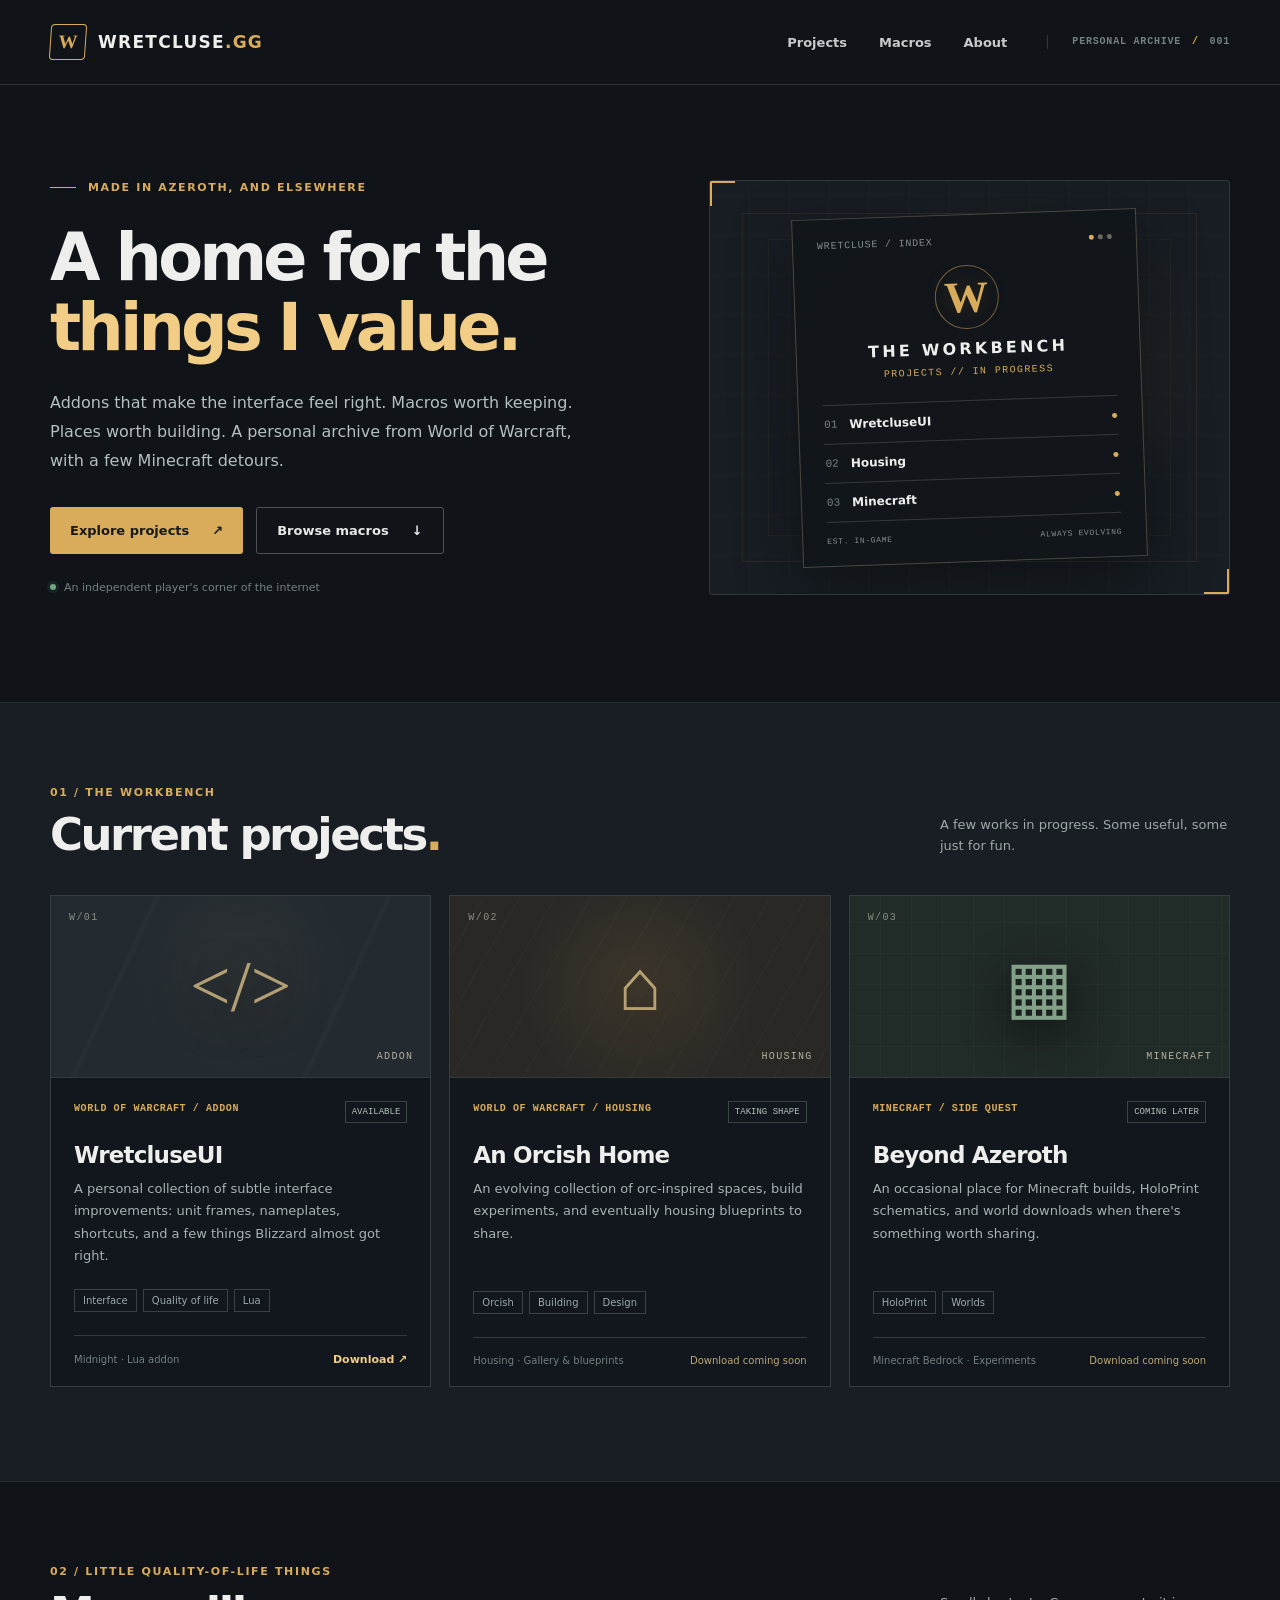
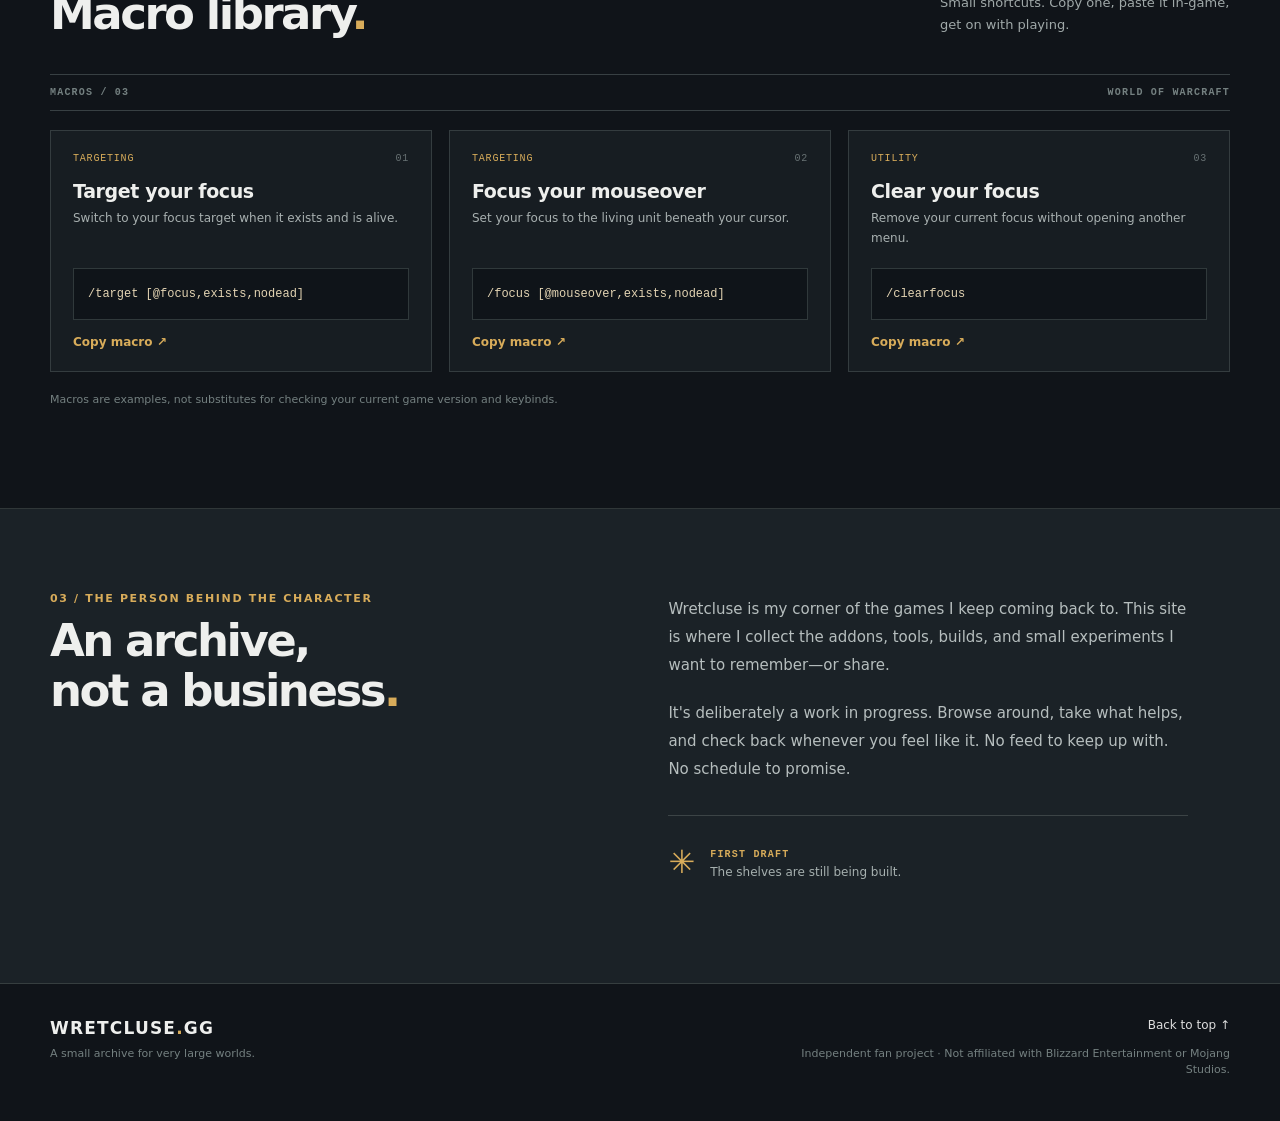
<file: index.html>
<!doctype html>
<html lang="en">
<head>
  <meta charset="utf-8">
  <meta name="viewport" content="width=device-width, initial-scale=1">
  <meta name="theme-color" content="#101419">
  <meta name="description" content="Wretcluse's personal archive of World of Warcraft addons, macros, housing creations, and Minecraft projects.">
  <title>Wretcluse — Projects &amp; Downloads</title>
  <link rel="icon" type="image/svg+xml" href="favicon.svg">
  <link rel="stylesheet" href="styles.css">
  <script src="content.js" defer></script>
  <script src="site.js" defer></script>
</head>
<body>
  <a class="skip-link" href="#main">Skip to content</a>
  <header class="site-header">
    <div class="wrap header-inner">
      <a class="brand" href="#top" aria-label="Wretcluse — home">
        <span class="brand-mark" aria-hidden="true">W</span>
        <span class="brand-wordmark">WRETCLUSE<span class="brand-dot">.</span><span class="brand-domain">GG</span></span>
      </a>
      <nav class="nav" aria-label="Main navigation">
        <a href="#projects">Projects</a>
        <a href="macros/">Macros</a>
        <a href="#about">About</a>
      </nav>
      <span class="edition">PERSONAL ARCHIVE <span class="edition-accent">/</span> 001</span>
    </div>
  </header>

  <main id="main">
    <section id="top" class="hero wrap" aria-labelledby="hero-heading">
      <div class="hero-copy">
        <div class="eyebrow"><span class="eyebrow-rule"></span> MADE IN AZEROTH, AND ELSEWHERE</div>
        <h1 id="hero-heading">A home for the<br><em>things I value.</em></h1>
        <p class="hero-description">Addons that make the interface feel right. Macros worth keeping. Places worth building. A personal archive from World of Warcraft, with a few Minecraft detours.</p>
        <div class="hero-actions">
          <a href="#projects" class="button button-primary">Explore projects <span aria-hidden="true">↗</span></a>
          <a href="macros/" class="button button-ghost">Browse macros <span aria-hidden="true">↓</span></a>
        </div>
        <div class="hero-meta"><span class="live-dot" aria-hidden="true"></span> An independent player's corner of the internet</div>
      </div>
      <div class="hero-art" aria-label="Stylized interface illustration showing a selection of Wretcluse projects">
        <div class="art-runes" aria-hidden="true"></div>
        <div class="hero-panel">
          <div class="panel-topline"><span>WRETCLUSE / INDEX</span><span class="panel-signal"><span></span><span></span><span></span></span></div>
          <div class="panel-glyph" aria-hidden="true">W</div>
          <div class="panel-heading">THE WORKBENCH</div>
          <div class="panel-subheading">PROJECTS // IN PROGRESS</div>
          <div class="panel-entry"><span class="entry-number">01</span><span>WretcluseUI</span><span class="entry-dot" aria-hidden="true"></span></div>
          <div class="panel-entry"><span class="entry-number">02</span><span>Housing</span><span class="entry-dot" aria-hidden="true"></span></div>
          <div class="panel-entry"><span class="entry-number">03</span><span>Minecraft</span><span class="entry-dot" aria-hidden="true"></span></div>
          <div class="panel-bottomline"><span>EST. IN-GAME</span><span>ALWAYS EVOLVING</span></div>
        </div>
        <span class="art-corner art-corner-tl" aria-hidden="true"></span>
        <span class="art-corner art-corner-br" aria-hidden="true"></span>
      </div>
    </section>

    <section id="projects" class="section section-projects" aria-labelledby="projects-heading">
      <div class="wrap">
        <div class="section-head">
          <div><div class="section-kicker">01 / THE WORKBENCH</div><h2 id="projects-heading">Current projects<span class="gold-period">.</span></h2></div>
          <p>A few works in progress. Some useful, some just for fun.</p>
        </div>
        <div id="projects-list" class="project-grid"><p class="empty-message">Loading projects…</p></div>
      </div>
    </section>

    <section id="macros" class="section section-macros" aria-labelledby="macros-heading">
      <div class="wrap">
        <div class="section-head">
          <div><div class="section-kicker">02 / LITTLE QUALITY-OF-LIFE THINGS</div><h2 id="macros-heading">Macro library<span class="gold-period">.</span></h2></div>
          <p>Small shortcuts. Copy one, paste it in-game, get on with playing.</p>
        </div>
        <div class="macro-toolbar"><span id="macro-count">MACROS / —</span><span>WORLD OF WARCRAFT</span></div>
        <div id="macros-list" class="macro-grid"><p class="empty-message">Loading macros…</p></div>
        <p class="small-note">Macros are examples, not substitutes for checking your current game version and keybinds.</p>
      </div>
    </section>

    <section id="about" class="section section-about" aria-labelledby="about-heading">
      <div class="wrap about-grid">
        <div>
          <div class="section-kicker">03 / THE PERSON BEHIND THE CHARACTER</div>
          <h2 id="about-heading">An archive,<br>not a business<span class="gold-period">.</span></h2>
        </div>
        <div class="about-copy">
          <p>Wretcluse is my corner of the games I keep coming back to. This site is where I collect the addons, tools, builds, and small experiments I want to remember—or share.</p>
          <p>It's deliberately a work in progress. Browse around, take what helps, and check back whenever you feel like it. No feed to keep up with. No schedule to promise.</p>
          <div class="about-status"><span class="star" aria-hidden="true">✳</span><span><strong>FIRST DRAFT</strong><br>The shelves are still being built.</span></div>
        </div>
      </div>
    </section>
  </main>

  <footer class="site-footer">
    <div class="wrap footer-inner">
      <div><span class="footer-brand">WRETCLUSE<span class="gold-period">.</span>GG</span><div class="footer-sub">A small archive for very large worlds.</div></div>
      <div class="footer-right"><a href="#top">Back to top ↑</a><span>Independent fan project · Not affiliated with Blizzard Entertainment or Mojang Studios.</span></div>
    </div>
  </footer>
  <div id="copy-announcement" class="sr-only" role="status" aria-live="polite"></div>
</body>
</html>
</file>
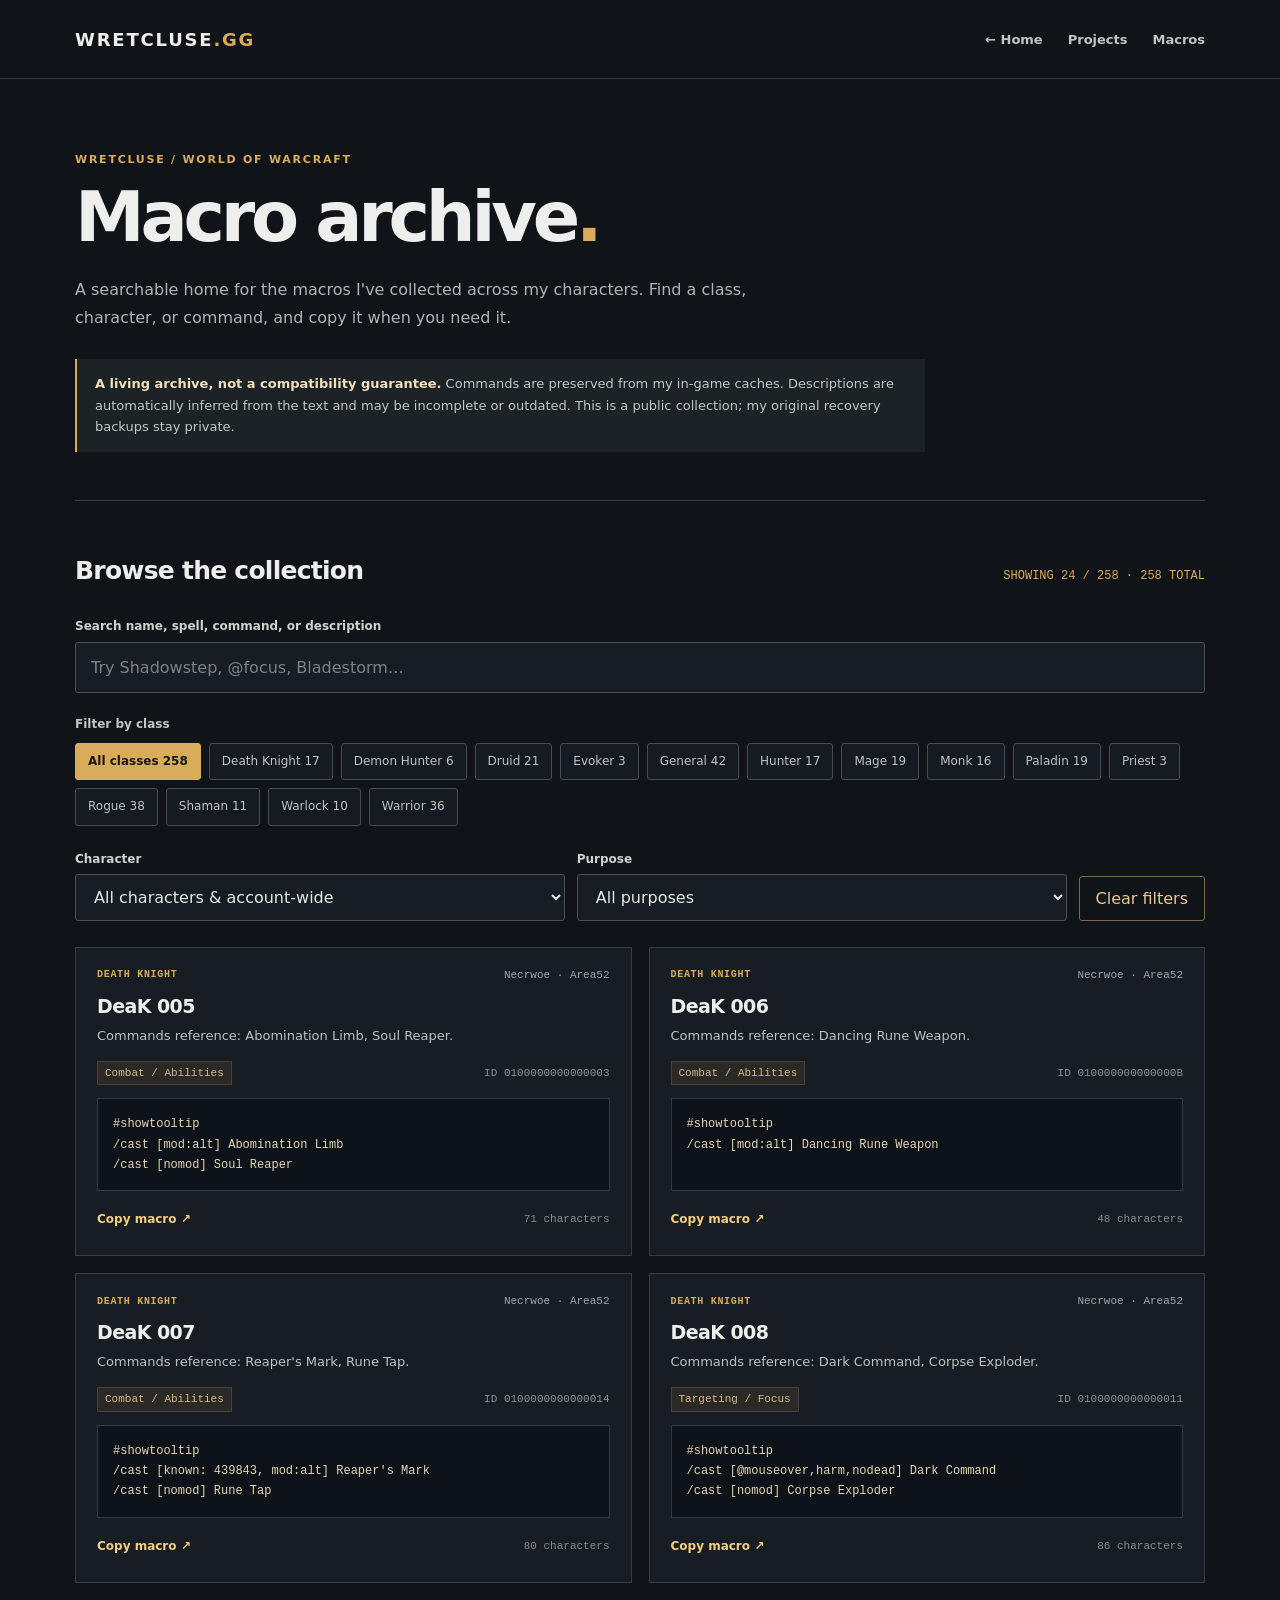
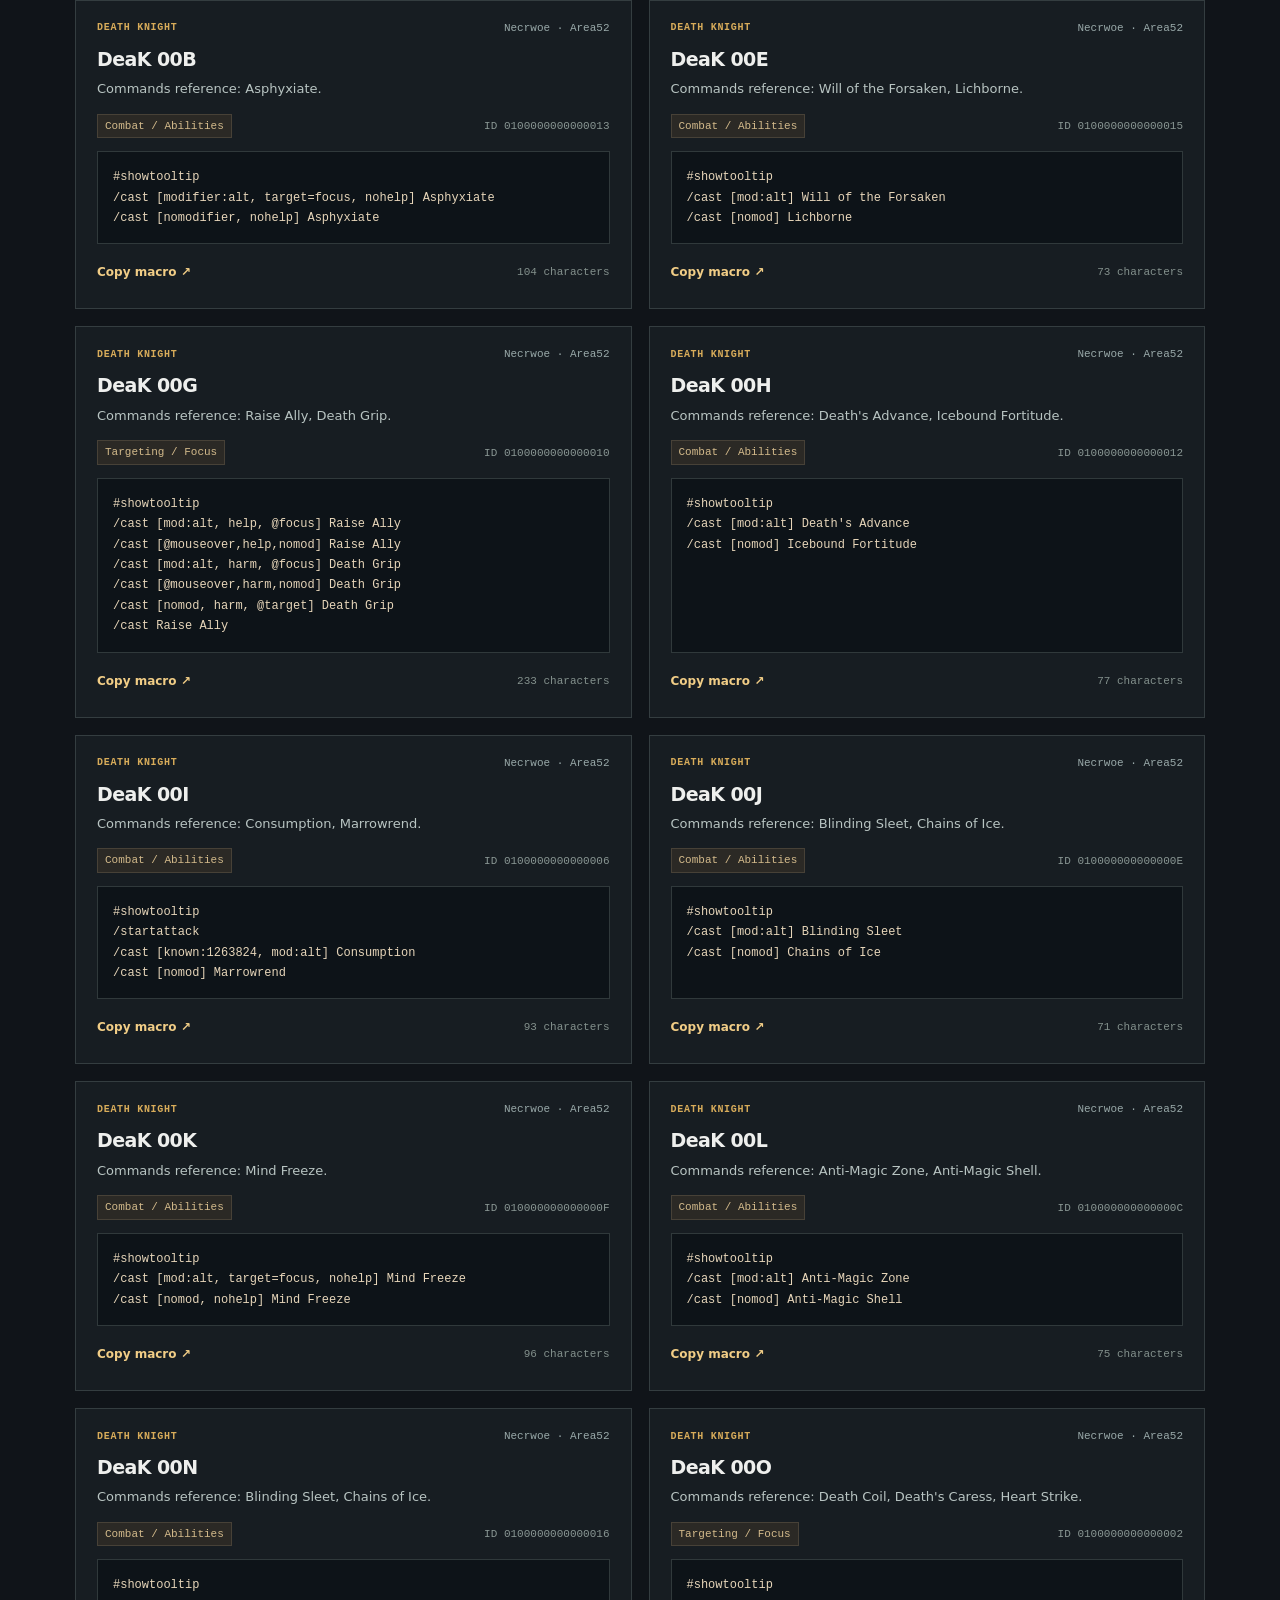
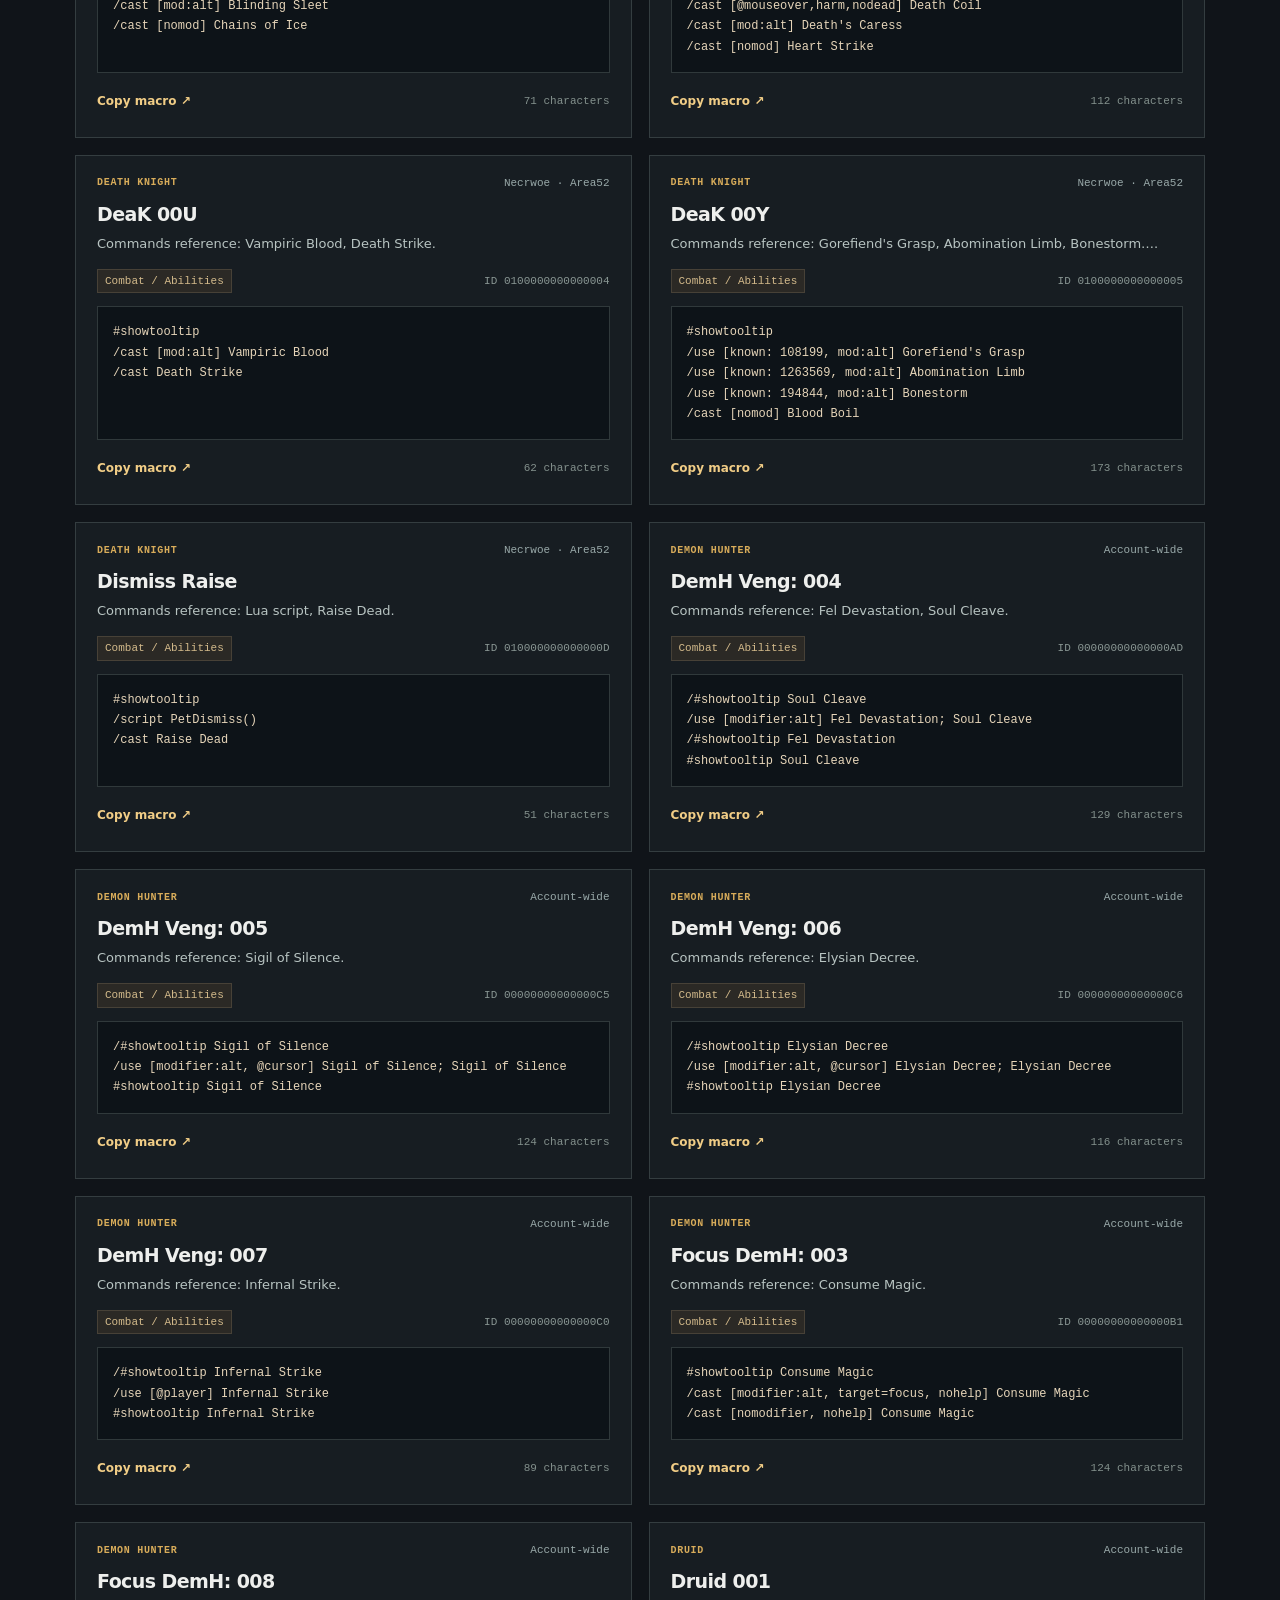
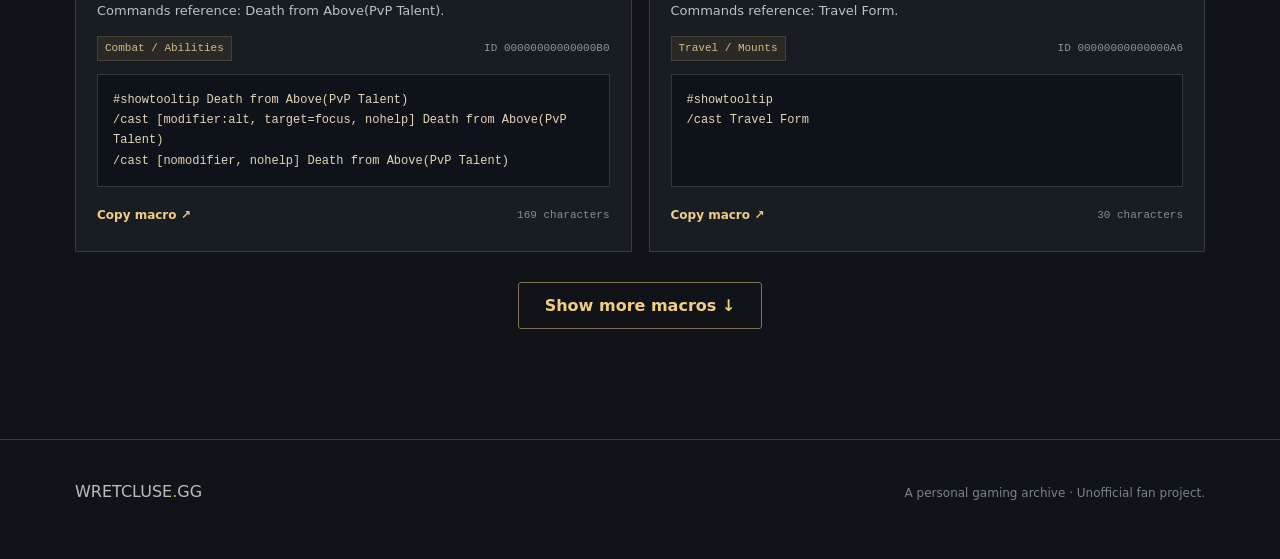
<file: macros/index.html>
<!doctype html>
<html lang="en">
<head>
  <meta charset="utf-8">
  <meta name="viewport" content="width=device-width, initial-scale=1">
  <meta name="theme-color" content="#101419">
  <meta name="description" content="Wretcluse's World of Warcraft macro library — all classes and characters, searchable and copyable.">
  <title>Macro Library — Wretcluse</title>
  <link rel="icon" type="image/svg+xml" href="../favicon.svg">
  <link rel="stylesheet" href="library.css">
  <script src="macro-data.js" defer></script>
  <script src="library.js" defer></script>
</head>
<body>
  <a href="#results" class="skip">Skip to macro results</a>
  <header class="header"><div class="wrap head-row">
    <a class="brand" href="../">WRETCLUSE<span>.GG</span></a>
    <nav aria-label="Site navigation"><a href="../">← Home</a><a href="../#projects">Projects</a><a aria-current="page" href="./">Macros</a></nav>
  </div></header>
  <main class="wrap">
    <section class="intro">
      <div class="eyebrow">WRETCLUSE / WORLD OF WARCRAFT</div>
      <h1>Macro archive<span>.</span></h1>
      <p>A searchable home for the macros I've collected across my characters. Find a class, character, or command, and copy it when you need it.</p>
      <div class="archive-note"><strong>A living archive, not a compatibility guarantee.</strong> Commands are preserved from my in-game caches. Descriptions are automatically inferred from the text and may be incomplete or outdated. This is a public collection; my original recovery backups stay private.</div>
    </section>
    <section class="browse" aria-labelledby="browse-heading">
      <div class="section-top"><h2 id="browse-heading">Browse the collection</h2><span id="summary" aria-live="polite">Loading…</span></div>
      <div class="control-row">
        <label for="search">Search name, spell, command, or description</label>
        <input id="search" type="search" placeholder="Try Shadowstep, @focus, Bladestorm…" autocomplete="off" spellcheck="false">
      </div>
      <div class="filter-label">Filter by class</div>
      <div id="filters" class="filters" role="group" aria-label="Filter by class"></div>
      <div class="select-row">
        <div><label for="character">Character</label><select id="character"><option value="all">All characters &amp; account-wide</option></select></div>
        <div><label for="purpose">Purpose</label><select id="purpose"><option value="all">All purposes</option></select></div>
        <button type="button" id="reset" class="reset">Clear filters</button>
      </div>
      <div id="results" class="cards"></div>
      <p id="none" class="empty" hidden>No macros match. Try clearing your filters.</p>
      <div class="pager"><button type="button" id="more" hidden>Show more macros ↓</button></div>
    </section>
  </main>
  <footer class="footer"><div class="wrap"><span>WRETCLUSE<span class="gold">.</span>GG</span><p>A personal gaming archive · Unofficial fan project.</p></div></footer>
  <div id="announcer" class="sr-only" aria-live="polite" role="status"></div>
</body>
</html>
</file>
<file: styles.css>
:root {
  color-scheme: dark;
  --bg: #101419;
  --bg-soft: #141a20;
  --panel: #1b2228;
  --line: #30373b;
  --text: #eeefed;
  --muted: #a0a9a9;
  --dim: #748080;
  --gold: #d8ac5a;
  --gold-soft: #f1cd86;
  --font: 'Segoe UI', Inter, system-ui, -apple-system, BlinkMacSystemFont, Arial, sans-serif;
}
* { box-sizing: border-box; }
html { scroll-behavior: smooth; scroll-padding-top: 88px; }
body { margin: 0; min-width: 320px; background: var(--bg); color: var(--text); font-family: var(--font); font-size: 15px; -webkit-font-smoothing: antialiased; }
a { color: inherit; text-decoration: none; }
button { font: inherit; }
a:focus-visible, button:focus-visible { outline: 2px solid var(--gold-soft); outline-offset: 4px; }
.wrap { width: min(1180px, calc(100% - 80px)); margin: 0 auto; }
.skip-link { position: absolute; transform: translateY(-180%); z-index: 100; background: var(--gold); color: #111; padding: 10px; }
.skip-link:focus { transform: translateY(0); }
.site-header { min-height: 84px; border-bottom: 1px solid #2b3136; background: rgba(16,20,25,.97); }
.header-inner { min-height: 84px; display: flex; align-items: center; gap: 40px; }
.brand { display: inline-flex; gap: 12px; align-items: center; }
.brand-mark { width: 36px; height: 36px; display: grid; place-items: center; border: 1px solid var(--gold); border-radius: 4px; color: var(--gold); font: 900 19px Georgia,serif; transform: skew(-4deg); }
.brand-wordmark { letter-spacing: .075em; font-size: 17px; font-weight: 850; white-space: nowrap; }
.brand-dot, .gold-period { color: var(--gold); }
.brand-domain { color: var(--gold); }
.nav { display: flex; gap: 32px; margin-left: auto; }
.nav a { color: #c5cbcb; font-size: 13px; font-weight: 600; }
.nav a:hover, .footer-right a:hover { color: var(--gold-soft); }
.edition { border-left: 1px solid var(--line); padding-left: 24px; font: 600 10px/1.4 Consolas,'Courier New',monospace; color: var(--dim); letter-spacing: .08em; white-space: nowrap; }
.edition-accent { color: var(--gold); margin: 0 4px; }
.hero { display: grid; grid-template-columns: 1.08fr .92fr; gap: 48px; padding-top: 95px; padding-bottom: 107px; min-height: 610px; }
.hero-copy { align-self: center; }
.eyebrow, .section-kicker { font-size: 11px; font-weight: 750; letter-spacing: .15em; color: var(--gold); }
.eyebrow { display: flex; align-items: center; gap: 12px; }
.eyebrow-rule { display: block; height: 1px; width: 26px; background: var(--gold); }
.hero h1 { font-size: clamp(46px, 5.1vw, 73px); line-height: 1.075; letter-spacing: -.059em; font-weight: 780; margin: 28px 0 25px; }
.hero h1 em { font-style: normal; color: var(--gold-soft); }
.hero-description { max-width: 540px; color: #b4bfc0; font-size: 16px; line-height: 1.84; margin: 0; }
.hero-actions { display: flex; flex-wrap: wrap; gap: 13px; margin-top: 31px; }
.button { display: inline-flex; align-items: center; justify-content: center; gap: 23px; padding: 15px 20px; border-radius: 3px; font-weight: 760; font-size: 13px; transition: transform .15s ease, background .15s ease; }
.button:hover { transform: translateY(-2px); }
.button-primary { background: var(--gold); color: #18191a; }
.button-primary:hover { background: #f2cb7e; }
.button-ghost { border: 1px solid #4b5356; color: #e7e8e6; }
.button-ghost:hover { background: #252c31; }
.hero-meta { display: flex; align-items: center; gap: 8px; color: var(--dim); margin-top: 27px; font-size: 11px; }
.live-dot { background: #6caa83; box-shadow: 0 0 0 3px rgba(108,170,131,.1); border-radius: 50%; width: 6px; height: 6px; }
.hero-art { position: relative; border: 1px solid #30383a; border-radius: 3px; min-height: 415px; background: radial-gradient(ellipse at 55% 45%,rgba(123,100,57,.18),transparent 55%), repeating-linear-gradient(0deg,transparent,transparent 38px,rgba(238,220,173,.023) 39px,transparent 40px), repeating-linear-gradient(90deg,transparent,transparent 38px,rgba(238,220,173,.023) 39px,transparent 40px), #171d23; display: grid; place-items: center; overflow: hidden; }
.art-runes { position: absolute; inset: 32px; border: 1px solid rgba(216,172,90,.09); pointer-events: none; }
.art-runes:after { content: ''; position: absolute; inset: 25px; border: 1px solid rgba(216,172,90,.045); }
.art-corner { position: absolute; width: 25px; height: 25px; pointer-events: none; }
.art-corner-tl { top: 0; left: 0; border-top: 2px solid var(--gold); border-left: 2px solid var(--gold); }
.art-corner-br { bottom: 0; right: 0; border-bottom: 2px solid var(--gold); border-right: 2px solid var(--gold); }
.hero-panel { position: relative; z-index: 1; width: min(345px, 82%); background: rgba(17,22,27,.94); border: 1px solid #4a4840; box-shadow: 0 22px 65px rgba(0,0,0,.38); padding: 21px 24px 20px; transform: rotate(-2deg); }
.panel-topline, .panel-bottomline { display: flex; justify-content: space-between; align-items: center; color: #858e8e; font: 10px Consolas,monospace; letter-spacing: .08em; }
.panel-signal { display: flex; gap: 4px; }.panel-signal span { width: 5px; height: 5px; border-radius: 50%; background: #69695d; }.panel-signal span:first-child { background: var(--gold); }
.panel-glyph { margin: 18px auto 6px; height: 64px; width: 64px; border: 1px solid rgba(216,172,90,.5); border-radius: 50%; color: var(--gold); display: grid; place-items: center; font: bold 44px Georgia,serif; text-shadow: 0 0 22px #93672444; }
.panel-heading { text-align: center; font-size: 16px; font-weight: 850; letter-spacing: .2em; margin-top: 10px; }
.panel-subheading { text-align: center; color: var(--gold); font: 10px Consolas,monospace; letter-spacing: .14em; margin: 8px 0 23px; }
.panel-entry { border-top: 1px solid #34383a; display: flex; gap: 12px; padding: 12px 1px; align-items: center; font-size: 12px; font-weight: 670; }
.entry-number { color: #768282; font: 11px Consolas,monospace; }.entry-dot { margin-left: auto; height: 5px; width: 5px; border-radius: 50%; background: var(--gold); }
.panel-bottomline { border-top: 1px solid #34383a; padding-top: 14px; font-size: 8px; }
.section { padding: 83px 0 94px; }
.section-projects { background: #181e23; border-top: 1px solid #252c30; border-bottom: 1px solid #252c30; }
.section-head { display: flex; align-items: end; justify-content: space-between; gap: 32px; margin-bottom: 35px; }
.section-head h2, .about-grid h2 { font-size: clamp(35px,4vw,45px); line-height: 1.12; letter-spacing: -.055em; margin: 11px 0 0; }
.section-head p { width: 290px; max-width: 100%; color: var(--muted); line-height: 1.65; margin: 0 0 4px; font-size: 13px; }
.project-grid { display: grid; grid-template-columns: repeat(3,minmax(0,1fr)); gap: 18px; }
.project-card { background: #11171c; border: 1px solid #353c3e; min-width: 0; display: flex; flex-direction: column; }
.project-visual { position: relative; min-height: 182px; display: flex; align-items: center; justify-content: center; overflow: hidden; background-color: #232a30; background-image: radial-gradient(circle at 50% 40%, #51504235, transparent 52%), linear-gradient(115deg, transparent 22%, #ada1710c 23%, transparent 24%, transparent 72%, #ada1710c 73%, transparent 74%); border-bottom: 1px solid #353c3e; }
.project-housing .project-visual { background-color: #292825; background-image: repeating-linear-gradient(120deg, transparent, transparent 29px, #cdb27609 30px, transparent 31px),radial-gradient(circle at 50% 50%, #93744934, transparent 56%); }
.project-minecraft .project-visual { background-color: #212b28; background-image: repeating-linear-gradient(0deg, transparent,transparent 30px,#7fba8314 31px),repeating-linear-gradient(90deg, transparent,transparent 30px,#7fba8314 31px); }
.visual-index { position: absolute; left: 18px; top: 16px; color: #b7b9aa; opacity: .7; font: 10px Consolas,monospace; letter-spacing: .14em; }
.visual-symbol { color: #e1c58b; font-family: Georgia,serif; font-size: 72px; opacity: .75; text-shadow: 0 12px 45px #000; }
.project-minecraft .visual-symbol { color: #a4c9a9; }
.visual-type { position: absolute; bottom: 15px; right: 17px; font: 10px Consolas,monospace; letter-spacing: .13em; color: #b6b19e; text-transform: uppercase; }
.project-body { padding: 23px 23px 20px; flex: 1; display: flex; flex-direction: column; }
.project-topline { display: flex; gap: 8px; align-items: start; justify-content: space-between; }
.project-category { font: bold 10px Consolas,monospace; line-height: 1.5; color: var(--gold); letter-spacing: .06em; }
.project-status { color: #b6c1be; border: 1px solid #394541; padding: 5px 6px; white-space: nowrap; text-transform: uppercase; font: 9px Consolas,monospace; }
.project-body h3 { font-size: 23px; margin: 19px 0 10px; letter-spacing: -.035em; }
.project-description { font-size: 13px; color: #a9b2b3; line-height: 1.7; margin: 0 0 22px; }
.tags { display: flex; gap: 6px; flex-wrap: wrap; margin-top: auto; margin-bottom: 23px; }.tag { border: 1px solid #3a4144; color: #9ca9ab; padding: 5px 8px; font-size: 10px; }
.project-bottom { border-top: 1px solid #333a3c; padding-top: 17px; display: flex; flex-wrap: wrap; justify-content: space-between; gap: 10px; align-items: center; }
.project-detail { font-size: 10px; color: var(--dim); }
.project-coming { font-size: 10px; color: #bda773; }
.project-download { font-size: 11px; font-weight: bold; color: var(--gold-soft); }.project-download:hover { text-decoration: underline; }
.section-macros { padding-bottom: 100px; }
.macro-toolbar { display: flex; justify-content: space-between; border-top: 1px solid #384043; border-bottom: 1px solid #384043; padding: 12px 0; margin-bottom: 19px; font: bold 10px Consolas,monospace; letter-spacing: .12em; color: var(--dim); }
.macro-grid { display: grid; grid-template-columns: repeat(3,minmax(0,1fr)); gap: 17px; }
.macro-card { min-width: 0; background: #171d22; border: 1px solid #343c3f; padding: 22px; display: flex; flex-direction: column; }
.macro-card-top { display: flex; justify-content: space-between; font: 10px Consolas,monospace; color: var(--gold); letter-spacing: .08em; }
.macro-number { color: #677173; }
.macro-card h3 { font-size: 19px; margin: 16px 0 7px; letter-spacing: -.02em; }
.macro-description { color: #a8b0b0; font-size: 12px; line-height: 1.65; margin: 0 0 19px; min-height: 40px; }
.macro-codebox { padding: 14px; background: #0f1419; border: 1px solid #30393b; color: #e3d4b3; margin-top: auto; overflow-x: auto; }
.macro-codebox code { font: 12px/1.7 Consolas,'Courier New',monospace; white-space: pre-wrap; overflow-wrap: anywhere; }
.copy-button { align-self: start; border: 0; background: none; color: var(--gold); padding: 15px 0 0; cursor: pointer; font-weight: 750; font-size: 12px; }.copy-button:hover { color: var(--gold-soft); }
.small-note { font-size: 11px; color: var(--dim); margin: 20px 0 0; line-height: 1.5; }
.section-about { border-top: 1px solid #303738; background: #1b2227; }
.about-grid { display: grid; grid-template-columns: .96fr 1.04fr; gap: 100px; }
.about-copy { padding-top: 4px; max-width: 520px; }.about-copy p { color: #b6bebe; font-size: 15px; line-height: 1.86; margin: 0 0 20px; }
.about-status { margin-top: 32px; padding-top: 21px; border-top: 1px solid #3c4446; display: flex; gap: 15px; align-items: center; color: #a6b0af; font-size: 12px; line-height: 1.6; }.about-status strong { color: var(--gold); font: bold 10px Consolas,monospace; letter-spacing: .12em; }.star { color: var(--gold); font-size: 32px; }
.site-footer { border-top: 1px solid #363e3f; padding: 34px 0 42px; }
.footer-inner { display: flex; justify-content: space-between; align-items: start; gap: 32px; }
.footer-brand { font-size: 17px; letter-spacing: .07em; font-weight: 850; }.footer-sub { color: var(--dim); font-size: 11px; margin-top: 9px; }
.footer-right { text-align: right; display: grid; gap: 14px; justify-items: end; max-width: 450px; }
.footer-right a { color: #ddd; font-size: 12px; }.footer-right span { color: var(--dim); font-size: 11px; line-height: 1.5; }
.empty-message { color: var(--muted); }
.sr-only { position: absolute; width: 1px; height: 1px; padding: 0; margin: -1px; overflow: hidden; clip: rect(0,0,0,0); white-space: nowrap; border: 0; }
@media (max-width: 1100px) { .wrap { width: min(100% - 48px, 1180px); } .hero { gap: 26px; }.edition { display: none; } .project-grid { gap: 12px; }.project-body { padding: 19px; } }
@media (max-width: 820px) { .hero { grid-template-columns: 1fr; padding-top: 64px; padding-bottom: 70px; }.hero-description { max-width: 640px; }.hero-art { min-height: 350px; }.project-grid { grid-template-columns: repeat(2,minmax(0,1fr)); }.macro-grid { grid-template-columns: repeat(2,minmax(0,1fr)); }.about-grid { gap: 36px; }.section { padding-top: 65px; padding-bottom: 70px; } }
@media (max-width: 600px) { .wrap { width: calc(100% - 38px); }.site-header { min-height: auto; }.header-inner { min-height: 76px; gap: 15px; flex-wrap: wrap; padding: 14px 0; }.brand-wordmark { font-size: 15px; }.brand-mark { height: 33px; width: 33px; }.nav { width: 100%; justify-content: space-between; border-top: 1px solid #283034; padding-top: 13px; gap: 13px; }.nav a { font-size: 12px; }.hero { padding-top: 48px; gap: 32px; }.hero h1 { font-size: clamp(44px, 10vw, 58px); margin-top: 22px; }.hero-description { font-size: 14px; }.hero-art { min-height: 330px; }.hero-panel { transform: none; }.section-head { display: block; }.section-head p { margin-top: 13px; width: auto; }.project-grid,.macro-grid,.about-grid { grid-template-columns: 1fr; }.project-visual { min-height: 158px; }.macro-description { min-height: 0; }.about-grid { gap: 20px; }.footer-inner { display: block; }.footer-right { margin-top: 30px; text-align: left; justify-items: start; } }
@media (prefers-reduced-motion: reduce) { html { scroll-behavior: auto; } .button { transition: none; } }
</file>
<file: macros/library.css>
:root{color-scheme:dark;--bg:#101419;--gold:#d8ac5a;--goldsoft:#f1cd86;--text:#eeefed;--muted:#aab5b5;--dim:#788687;--line:#343d40;--panel:#171d22;font-family:'Segoe UI',Inter,system-ui,sans-serif}*{box-sizing:border-box}html{scroll-behavior:smooth}body{margin:0;min-width:320px;background:var(--bg);color:var(--text)}a{color:inherit;text-decoration:none}button,input{font:inherit}button{cursor:pointer}button:focus-visible,input:focus-visible,a:focus-visible{outline:2px solid var(--goldsoft);outline-offset:3px}.wrap{width:min(1130px,calc(100% - 52px));margin:0 auto}.header{border-bottom:1px solid #30373b;background:#101419}.head-row{min-height:78px;display:flex;align-items:center;justify-content:space-between;gap:16px}.brand{font-weight:850;letter-spacing:.1em;font-size:18px}.brand span,.gold{color:var(--gold)}nav{display:flex;gap:25px;color:#bec6c4;font-size:13px;font-weight:600}nav a:hover{color:var(--goldsoft)}.intro{padding:74px 0 48px}.eyebrow{font-size:11px;letter-spacing:.16em;color:var(--gold);font-weight:800}.intro h1{font-size:clamp(42px,6.5vw,70px);letter-spacing:-.06em;margin:14px 0 20px;line-height:1.08}.intro h1 span{color:var(--gold)}.intro>p{max-width:730px;color:var(--muted);font-size:16px;line-height:1.8}.archive-note{max-width:850px;border-left:2px solid var(--gold);background:#1c2225;padding:14px 18px;color:#bfc8c7;font-size:13px;line-height:1.65;margin-top:26px}.archive-note strong{color:#f0e0bc}.browse{border-top:1px solid var(--line);padding:35px 0 110px}.section-top{display:flex;align-items:baseline;justify-content:space-between;gap:15px}.section-top h2{font-size:25px;letter-spacing:-.03em}.section-top span{font:12px Consolas,monospace;color:var(--gold)}.control-row{display:grid;gap:9px;margin:13px 0 19px}.search-label{font-size:12px;color:#ccd3d2;font-weight:700}.control-row input{width:100%;padding:15px;background:#171d22;border:1px solid #495151;border-radius:3px;color:white}.control-row input::placeholder{color:#788584}.filters{display:flex;flex-wrap:wrap;gap:8px;margin-bottom:26px}.filter{border:1px solid #454d4e;color:#bcc5c2;background:#151b20;border-radius:3px;font-size:12px;padding:9px 12px}.filter:hover{border-color:#857555}.filter[aria-pressed=true]{background:var(--gold);border-color:var(--gold);color:#16191a;font-weight:750}.cards{display:grid;grid-template-columns:repeat(2,minmax(0,1fr));gap:17px}.card{min-width:0;background:var(--panel);border:1px solid var(--line);padding:21px;display:flex;flex-direction:column;gap:13px}.card-head{display:flex;align-items:center;justify-content:space-between;gap:10px}.category{font:750 10px Consolas,monospace;letter-spacing:.07em;text-transform:uppercase;color:var(--gold)}.id{font:11px Consolas,monospace;color:#899693}.card h3{font-size:19px;line-height:1.32;letter-spacing:-.03em;margin:0;overflow-wrap:anywhere}.code{font:12px/1.7 Consolas,'Courier New',monospace;white-space:pre-wrap;overflow-wrap:anywhere;background:#0d1318;color:#e6d5b9;border:1px solid #30393b;padding:15px;overflow-x:auto;flex:1;margin:0;tab-size:2}.card-foot{display:flex;align-items:center;justify-content:space-between;gap:13px}.copy{border:0;background:transparent;color:var(--goldsoft);font-size:12px;font-weight:750;padding:8px 0}.copy:hover{color:#ffe5a6}.length{font:11px Consolas,monospace;color:#83908c}.pager{text-align:center;margin-top:30px}.pager button{padding:13px 26px;border:1px solid #817251;background:transparent;color:var(--goldsoft);font-weight:700;border-radius:3px}.pager button:hover{background:#26241f}.empty{text-align:center;color:var(--muted);padding:50px 0}.footer{border-top:1px solid var(--line);padding:34px 0;color:#b7c0bb}.footer>.wrap{display:flex;align-items:baseline;justify-content:space-between;gap:20px}.footer p{font-size:12px;color:var(--dim)}.skip,.sr-only{position:absolute;width:1px;height:1px;overflow:hidden;clip:rect(0,0,0,0);white-space:nowrap}.skip:focus{position:static;width:auto;height:auto;clip:auto;display:block;padding:12px;background:var(--gold);color:black}@media(max-width:720px){.wrap{width:calc(100% - 32px)}.head-row{flex-wrap:wrap;padding:16px 0}.cards{grid-template-columns:1fr}.intro{padding-top:52px}.footer>.wrap{display:block}nav{gap:18px}}@media(prefers-reduced-motion:reduce){html{scroll-behavior:auto}}
/* Master library refinements */
.filter-label{color:#bdc7c5;font-size:12px;font-weight:750;margin:24px 0 12px}
.filter{line-height:1.45}
.select-row{display:grid;grid-template-columns:1fr 1fr auto;align-items:end;gap:12px;margin:8px 0 26px}
.select-row>div{display:grid;gap:8px;min-width:0}
.select-row label,.control-row label{color:#cad3d0;font-size:12px;font-weight:700}
.select-row select{width:100%;max-width:100%;font:inherit;padding:12px 14px;border:1px solid #495151;background:#171d22;color:#e5e9e7;border-radius:3px;min-height:44px}
.select-row select:focus-visible,.reset:focus-visible{outline:2px solid #f1cd86;outline-offset:3px}
.reset{padding:12px 16px;background:transparent;color:#eac88f;border:1px solid #78694b;border-radius:3px;min-height:44px}
.reset:hover{background:#27251f}
.source{font:11px Consolas,monospace;color:#99a9a9;text-align:right;overflow-wrap:anywhere}
.card .description{color:#b8c4c2;font:13px/1.6 'Segoe UI',system-ui,sans-serif;margin:-6px 0 1px}
.meta{display:flex;flex-wrap:wrap;justify-content:space-between;gap:8px;align-items:center}
.purpose{font:11px/1.5 Consolas,monospace;color:#d3ba8b;background:#2b2925;border:1px solid #474137;padding:3px 7px}
.code{min-height:64px}
@media(max-width:720px){.select-row{grid-template-columns:1fr}.reset{justify-self:start}}
</file>
